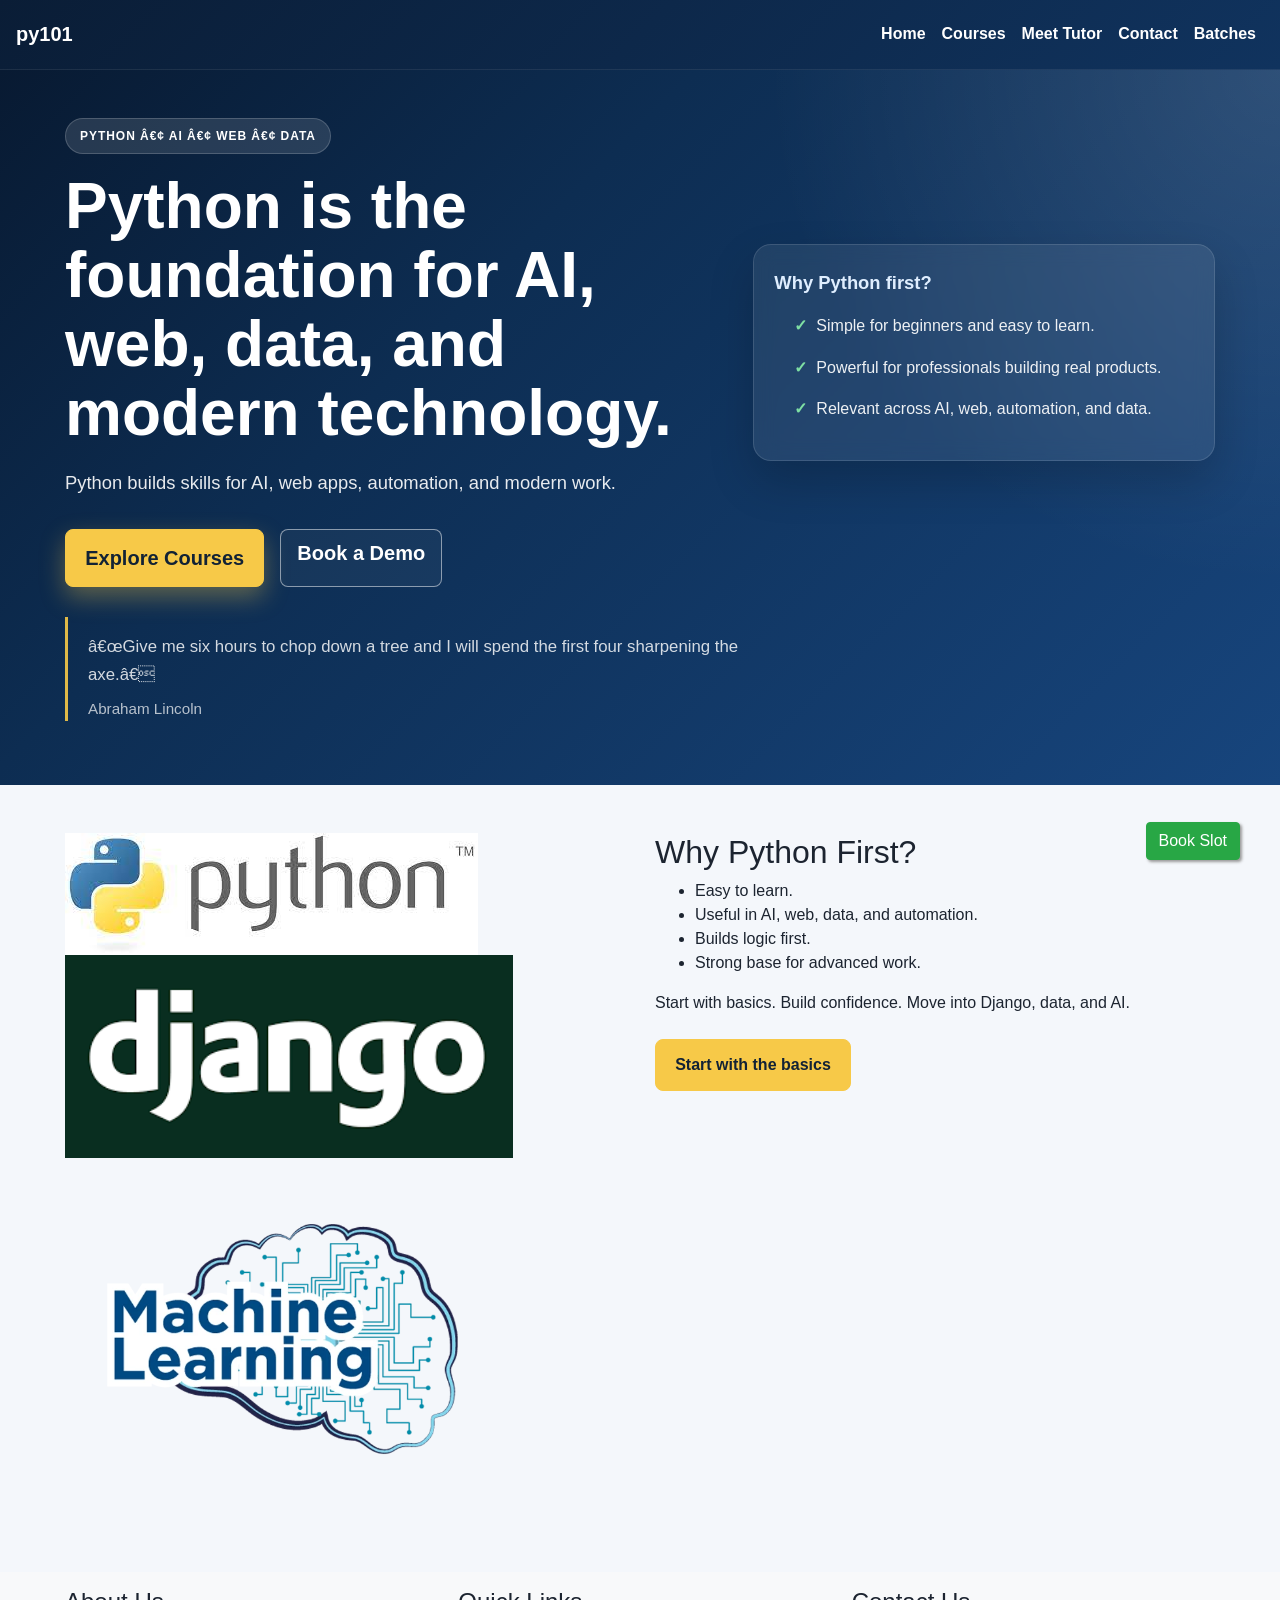
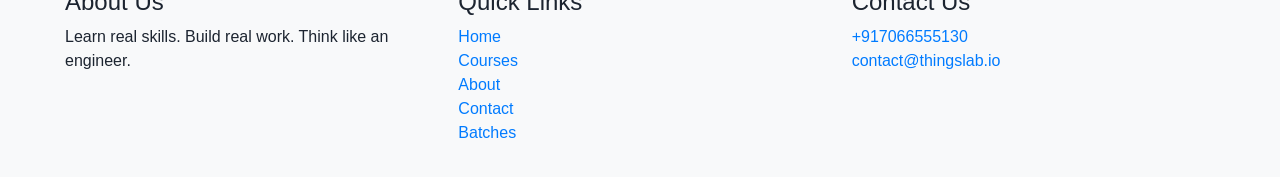
<file: index.html>
<html>
  <head>
	  <!-- Google tag (gtag.js) -->
<script async src="https://www.googletagmanager.com/gtag/js?id=G-PQC0YWSY7Z"></script>
<script>
  window.dataLayer = window.dataLayer || [];
  function gtag(){dataLayer.push(arguments);}
  gtag('js', new Date());

  gtag('config', 'G-PQC0YWSY7Z');
</script>
    <meta name="viewport" content="width=device-width, initial-scale=1.0">
    <title>Python Training</title>
    <link rel="stylesheet" href="https://stackpath.bootstrapcdn.com/bootstrap/4.5.2/css/bootstrap.min.css" integrity="sha384-JcKb8q3iqJ61gNV9KGb8thSsNjpSL0n8PARn9HuZOnIxN0hoP+VmmDGMN5t9UJ0Z" crossorigin="anonymous">
    <link rel="stylesheet" type="text/css" href="styles.css">

  </head>
  <body>

    <nav class="navbar navbar-expand-lg navbar-light bg-light">
      <a class="navbar-brand" href="index.html">py101</a>
      <button class="navbar-toggler" type="button" data-toggle="collapse" data-target="#navbarNav" aria-controls="navbarNav" aria-expanded="false" aria-label="Toggle navigation">
        <span class="navbar-toggler-icon"></span>
      </button>
      <div class="collapse navbar-collapse" id="navbarNav">
        <ul class="navbar-nav ml-auto">
          <li class="nav-item active">
            <a class="nav-link" href="index.html">Home</a>
          </li>
          <li class="nav-item">
		  <a class="nav-link" href="courses.html">Courses</a>
          </li>
          <li class="nav-item">
            <a class="nav-link" href="about.html">Meet Tutor</a>
          </li>
          <li class="nav-item">
            <a class="nav-link" href="contact.html">Contact</a>
          </li>
          <li class="nav-item">
            <a class="nav-link" href="timeslots.html">Batches</a>
          </li>
        </ul>
      </div>
    </nav>
    <div class="hero-shell">
      <div class="container py-5">
        <div class="row align-items-center">
          <div class="col-lg-7">
            <div class="hero-badge">Python • AI • Web • Data</div>
            <h1 class="hero-title">Python is the foundation for AI, web, data, and modern technology.</h1>
            <p class="hero-lead">
              Python builds skills for AI, web apps, automation, and modern work.
            </p>

            <div class="hero-actions">
              <a class="btn btn-primary btn-lg hero-btn-primary" href="courses.html">Explore Courses</a>
              <a class="btn btn-outline-primary btn-lg hero-btn-secondary" href="timeslots.html">Book a Demo</a>
            </div>
          </div>

          <div class="col-lg-5">
            <div class="hero-panel">
              <div class="hero-panel-header">Why Python first?</div>
              <ul class="hero-points">
                <li>Simple for beginners and easy to learn.</li>
                <li>Powerful for professionals building real products.</li>
                <li>Relevant across AI, web, automation, and data.</li>
              </ul>
            </div>
          </div>
        </div>

        <blockquote class="hero-quote">
          <p>“Give me six hours to chop down a tree and I will spend the first four sharpening the axe.”</p>
          <footer>Abraham Lincoln</footer>
        </blockquote>
      </div>
    </div>
    <div class="container mt-5">
      <div class="row">
        <div class="col-md-6">
		<a href="courses.html"><img src="py.jpeg"  class="img-fluid" alt="Python logo"></a>
		<a href="courses.html"><img src="dj.png" style="width: 80%" class="img-fluid" alt="Django logo"></a>
		<a href="courses.html"><img src="ml.webp" class="img-fluid" style="width: 80%"    alt="Django logo"></a>
        </div>
        <div class="col-md-6">
          <h2>Why Python First?</h2>
          <ul>
            <li>Easy to learn.</li>
            <li>Useful in AI, web, data, and automation.</li>
            <li>Builds logic first.</li>
            <li>Strong base for advanced work.</li>
          </ul>
          <p>Start with basics. Build confidence. Move into Django, data, and AI.</p>
          <div class="cta mt-4">
            <a href="courses.html" class="btn btn-primary">Start with the basics</a>
          </div>
        </div>
      </div>
    </div>
    <footer class="bg-light py-3 mt-5">
      <div class="container">
        <div class="row">
          <div class="col-md-4">
            <h4>About Us</h4>
            <p>
              Learn real skills.
              Build real work.
              Think like an engineer.
            </p>
          </div>
          <div class="col-md-4">
            <h4>Quick Links</h4>
            <ul class="list-unstyled">
              <li><a href="index.html">Home</a></li>
              <li><a href="courses.html">Courses</a></li>
              <li><a href="about.html">About</a></li>
              <li><a href="contact.html">Contact</a></li>
              <li><a href="timeslots.html">Batches</a></li>
            </ul>
          </div>
          <div class="col-md-4">
            <h4>Contact Us</h4>
            <p>
            <a href="tel:+917066555130">+917066555130</a><br>
            <a href="mailto:contact@thingslab.io">contact@thingslab.io</a></p>
          </div>
        </div>
      </div>
		    <a href="timeslots.html" class="btn btn-success float">Book Slot</a>
    </footer>
		 <script src="https://code.jquery.com/jquery-3.3.1.slim.min.js" integrity="sha384-q8i/X+965DzO0rT7abK41JStQIAqVgRVzpbzo5smXKp4YfRvH+8abtTE1Pi6jizo" crossorigin="anonymous"></script>
<script src="https://cdn.jsdelivr.net/npm/popper.js@1.14.3/dist/umd/popper.min.js" integrity="sha384-ZMP7rVo3mIykV+2+9J3UJ46jBk0WLaUAdn689aCwoqbBJiSnjAK/l8WvCWPIPm49" crossorigin="anonymous"></script>
<script src="https://cdn.jsdelivr.net/npm/bootstrap@4.1.3/dist/js/bootstrap.min.js" integrity="sha384-ChfqqxuZUCnJSK3+MXmPNIyE6ZbWh2IMqE241rYiqJxyMiZ6OW/JmZQ5stwEULTy" crossorigin="anonymous"></script>
</file>
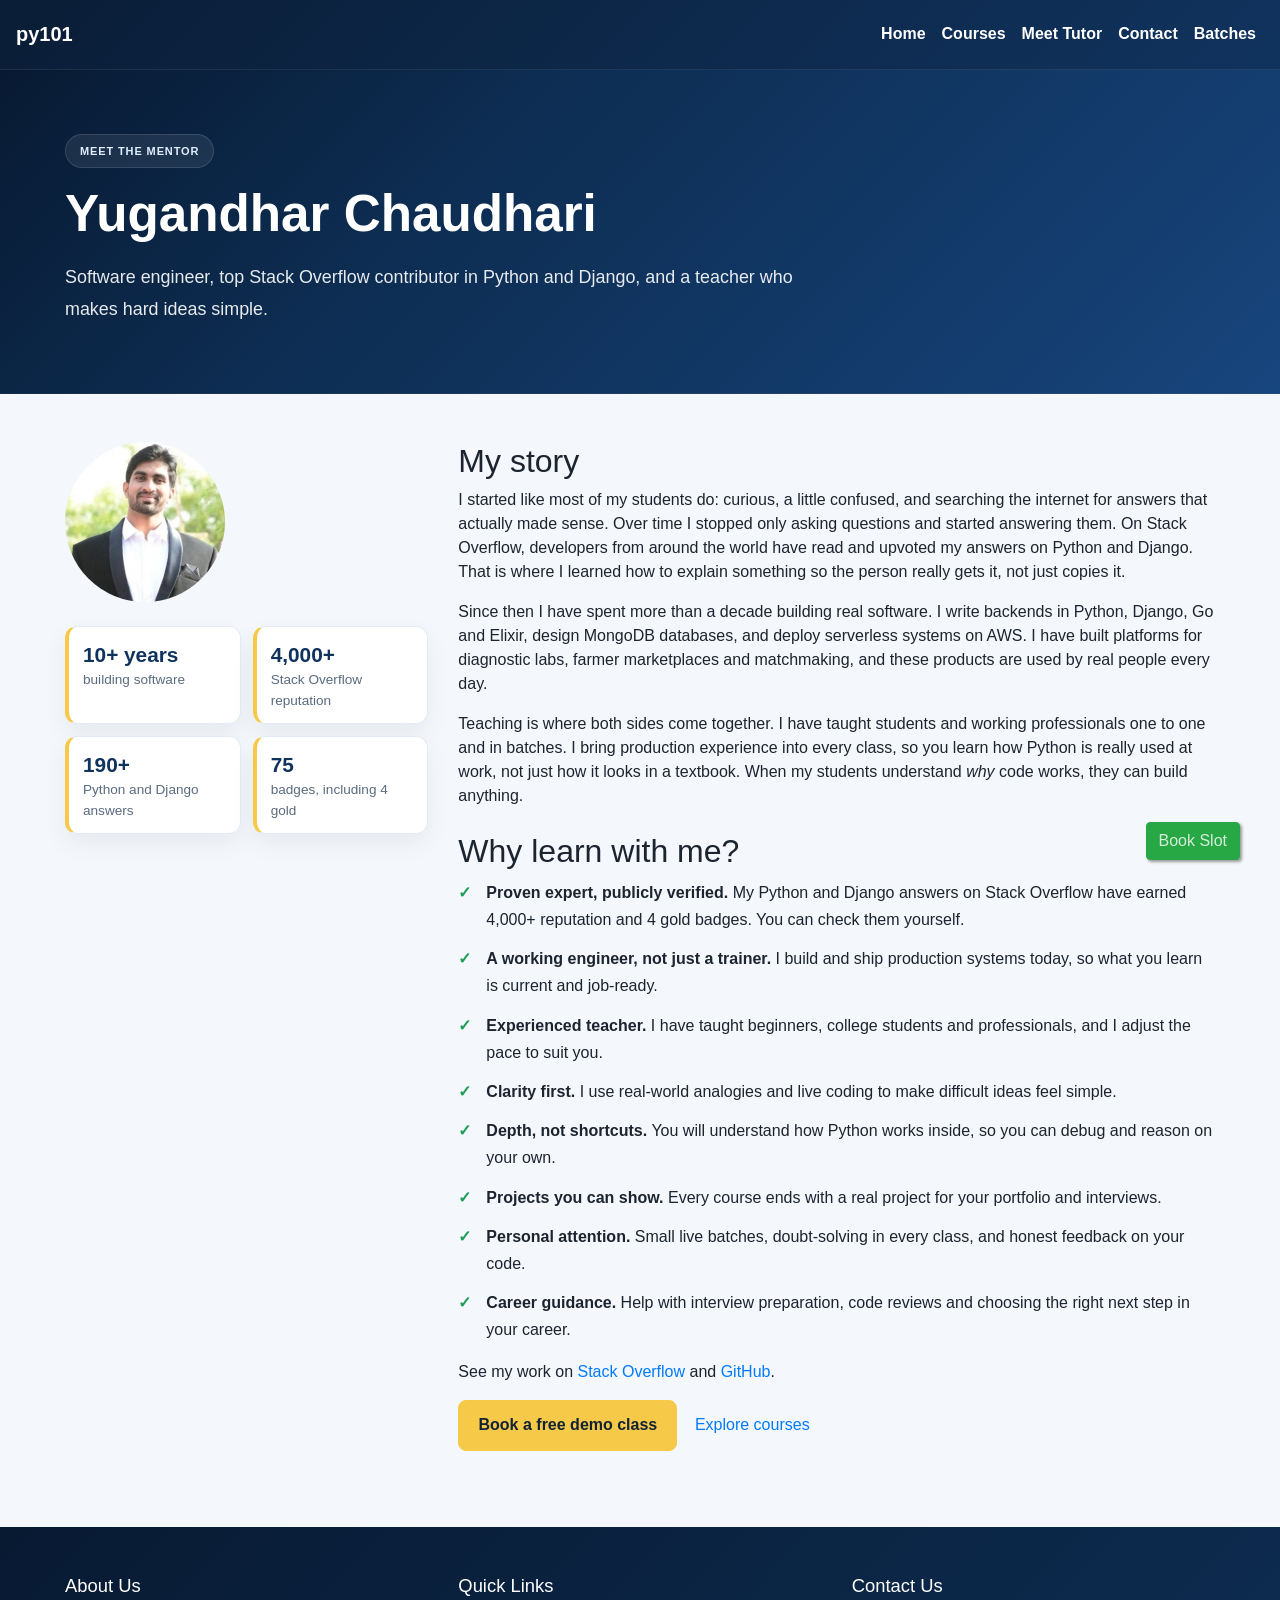
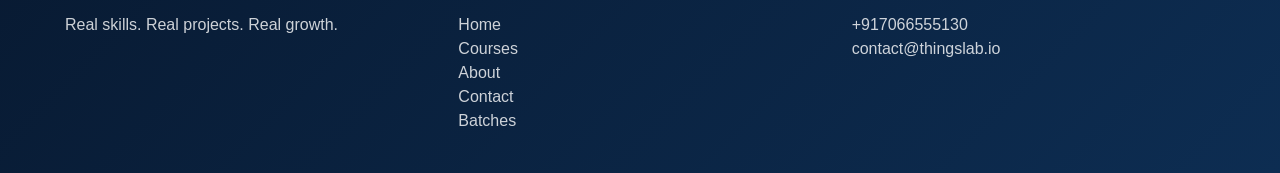
<file: about.html>
<html>
  <head>
	  <!-- Google tag (gtag.js) -->
<script async src="https://www.googletagmanager.com/gtag/js?id=G-PQC0YWSY7Z"></script>
<script>
  window.dataLayer = window.dataLayer || [];
  function gtag(){dataLayer.push(arguments);}
  gtag('js', new Date());

  gtag('config', 'G-PQC0YWSY7Z');
</script>
    <meta name="viewport" content="width=device-width, initial-scale=1.0">
    <title>Python Training</title>
    <link rel="stylesheet" href="https://stackpath.bootstrapcdn.com/bootstrap/4.5.2/css/bootstrap.min.css" integrity="sha384-JcKb8q3iqJ61gNV9KGb8thSsNjpSL0n8PARn9HuZOnIxN0hoP+VmmDGMN5t9UJ0Z" crossorigin="anonymous">
    <link rel="stylesheet" type="text/css" href="styles.css">
  </head>
  <body>

    <nav class="navbar navbar-expand-lg navbar-light bg-light">
      <a class="navbar-brand" href="index.html">py101</a>
      <button class="navbar-toggler" type="button" data-toggle="collapse" data-target="#navbarNav" aria-controls="navbarNav" aria-expanded="false" aria-label="Toggle navigation">
        <span class="navbar-toggler-icon"></span>
      </button>
      <div class="collapse navbar-collapse" id="navbarNav">
        <ul class="navbar-nav ml-auto">
          <li class="nav-item active">
            <a class="nav-link" href="index.html">Home</a>
          </li> <li class="nav-item">
		  <a class="nav-link" href="courses.html"> Courses</a>
          </li>
          <li class="nav-item">
            <a class="nav-link" href="about.html">Meet Tutor</a>
          </li>
          <li class="nav-item">
            <a class="nav-link" href="contact.html">Contact</a>
          </li>
          <li class="nav-item">
            <a class="nav-link" href="timeslots.html">Batches</a>
          </li>
        </ul>
      </div>
    </nav>
    <div class="page-hero">
      <div class="container">
        <div class="hero-kicker">Meet the mentor</div>
        <h1>Yugandhar Chaudhari</h1>
        <p class="lead">Software engineer, top Stack Overflow contributor in Python and Django, and a teacher who makes hard ideas simple.</p>
      </div>
    </div>
<div class="container mt-5">
  <div class="row mt-4">
    <div class="col-md-4 mb-4">
      <img src="getpic.jpeg" class="img-fluid rounded-circle" alt="Yugandhar Chaudhari">
      <div class="tutor-stats mt-4">
        <div class="tutor-stat"><strong>10+ years</strong><span>building software</span></div>
        <div class="tutor-stat"><strong>4,000+</strong><span>Stack Overflow reputation</span></div>
        <div class="tutor-stat"><strong>190+</strong><span>Python and Django answers</span></div>
        <div class="tutor-stat"><strong>75</strong><span>badges, including 4 gold</span></div>
      </div>
    </div>
    <div class="col-md-8">
      <h2>My story</h2>
      <p>I started like most of my students do: curious, a little confused, and searching the internet for answers that actually made sense. Over time I stopped only asking questions and started answering them. On Stack Overflow, developers from around the world have read and upvoted my answers on Python and Django. That is where I learned how to explain something so the person really gets it, not just copies it.</p>
      <p>Since then I have spent more than a decade building real software. I write backends in Python, Django, Go and Elixir, design MongoDB databases, and deploy serverless systems on AWS. I have built platforms for diagnostic labs, farmer marketplaces and matchmaking, and these products are used by real people every day.</p>
      <p>Teaching is where both sides come together. I have taught students and working professionals one to one and in batches. I bring production experience into every class, so you learn how Python is really used at work, not just how it looks in a textbook. When my students understand <em>why</em> code works, they can build anything.</p>

      <h2 class="mt-4">Why learn with me?</h2>
      <ul class="tutor-points">
        <li><strong>Proven expert, publicly verified.</strong> My Python and Django answers on Stack Overflow have earned 4,000+ reputation and 4 gold badges. You can check them yourself.</li>
        <li><strong>A working engineer, not just a trainer.</strong> I build and ship production systems today, so what you learn is current and job-ready.</li>
        <li><strong>Experienced teacher.</strong> I have taught beginners, college students and professionals, and I adjust the pace to suit you.</li>
        <li><strong>Clarity first.</strong> I use real-world analogies and live coding to make difficult ideas feel simple.</li>
        <li><strong>Depth, not shortcuts.</strong> You will understand how Python works inside, so you can debug and reason on your own.</li>
        <li><strong>Projects you can show.</strong> Every course ends with a real project for your portfolio and interviews.</li>
        <li><strong>Personal attention.</strong> Small live batches, doubt-solving in every class, and honest feedback on your code.</li>
        <li><strong>Career guidance.</strong> Help with interview preparation, code reviews and choosing the right next step in your career.</li>
      </ul>

      <p>See my work on <a href="https://stackoverflow.com/users/4644942/yugandhar-chaudhari" target="_blank">Stack Overflow</a> and <a href="https://github.com/yugandharc9" target="_blank">GitHub</a>.</p>
      <p>
        <a href="timeslots.html" class="btn btn-primary">Book a free demo class</a>
        <a href="courses.html" class="btn btn-link">Explore courses</a>
      </p>
    </div>
  </div>
</div>
<footer class="site-footer">
      <div class="container">
        <div class="row">
          <div class="col-md-4">
            <h4>About Us</h4>
            <p>
              Real skills.
              Real projects.
              Real growth.
            </p>
          </div>
          <div class="col-md-4">
            <h4>Quick Links</h4>
            <ul class="list-unstyled">
              <li><a href="index.html">Home</a></li>
              <li><a href="courses.html">Courses</a></li>
              <li><a href="about.html">About</a></li>
              <li><a href="contact.html">Contact</a></li>
              <li><a href="timeslots.html">Batches</a></li>
            </ul>
          </div>
          <div class="col-md-4">
            <h4>Contact Us</h4>
            <p>
            <a href="tel:+917066555130">+917066555130</a><br>
            <a href="mailto:contact@thingslab.io">contact@thingslab.io</a></p>
          </div>
        </div>
      </div>
		    <a href="timeslots.html" class="btn btn-success float">Book Slot</a>
    </footer>

		 <script src="https://code.jquery.com/jquery-3.3.1.slim.min.js" integrity="sha384-q8i/X+965DzO0rT7abK41JStQIAqVgRVzpbzo5smXKp4YfRvH+8abtTE1Pi6jizo" crossorigin="anonymous"></script>
<script src="https://cdn.jsdelivr.net/npm/popper.js@1.14.3/dist/umd/popper.min.js" integrity="sha384-ZMP7rVo3mIykV+2+9J3UJ46jBk0WLaUAdn689aCwoqbBJiSnjAK/l8WvCWPIPm49" crossorigin="anonymous"></script>
<script src="https://cdn.jsdelivr.net/npm/bootstrap@4.1.3/dist/js/bootstrap.min.js" integrity="sha384-ChfqqxuZUCnJSK3+MXmPNIyE6ZbWh2IMqE241rYiqJxyMiZ6OW/JmZQ5stwEULTy" crossorigin="anonymous"></script>
</file>
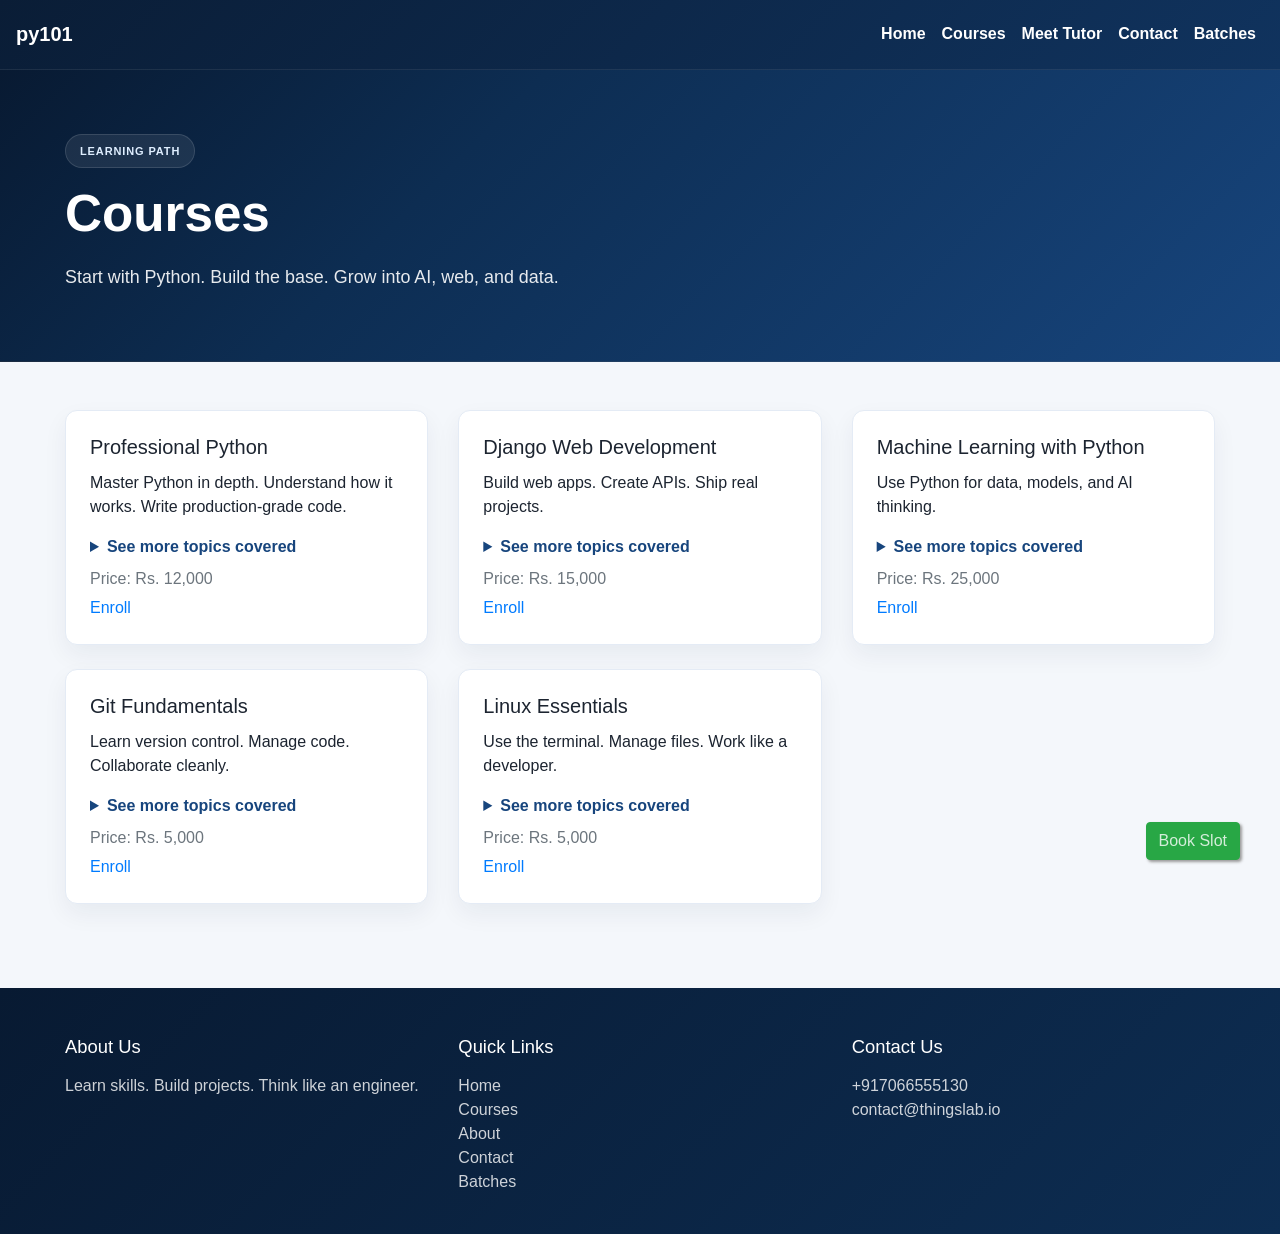
<file: courses.html>
<html>
  <head>
	  <!-- Google tag (gtag.js) -->
<script async src="https://www.googletagmanager.com/gtag/js?id=G-PQC0YWSY7Z"></script>
<script>
  window.dataLayer = window.dataLayer || [];
  function gtag(){dataLayer.push(arguments);}
  gtag('js', new Date());

  gtag('config', 'G-PQC0YWSY7Z');
</script>
    <meta name="viewport" content="width=device-width, initial-scale=1.0">
    <title>Python Training</title>
    <link rel="stylesheet" href="https://stackpath.bootstrapcdn.com/bootstrap/4.5.2/css/bootstrap.min.css" integrity="sha384-JcKb8q3iqJ61gNV9KGb8thSsNjpSL0n8PARn9HuZOnIxN0hoP+VmmDGMN5t9UJ0Z" crossorigin="anonymous">
    <link rel="stylesheet" type="text/css" href="styles.css">
  </head>
  <body>
    <nav class="navbar navbar-expand-lg navbar-light bg-light">
      <a class="navbar-brand" href="index.html">py101</a>
      <button class="navbar-toggler" type="button" data-toggle="collapse" data-target="#navbarNav" aria-controls="navbarNav" aria-expanded="false" aria-label="Toggle navigation">
        <span class="navbar-toggler-icon"></span>
      </button>
      <div class="collapse navbar-collapse" id="navbarNav">
        <ul class="navbar-nav ml-auto">
          <li class="nav-item active">
            <a class="nav-link" href="index.html">Home</a>
          </li>
          <li class="nav-item">
		  <a class="nav-link" href="courses.html">Courses</a>
          </li>
          <li class="nav-item">
            <a class="nav-link" href="about.html">Meet Tutor</a>
          </li>
          <li class="nav-item">
            <a class="nav-link" href="contact.html">Contact</a>
          </li>
          <li class="nav-item">
            <a class="nav-link" href="timeslots.html">Batches</a>
          </li>
        </ul>
      </div>
    </nav>
    <div class="page-hero">
      <div class="container">
        <div class="hero-kicker">Learning path</div>
        <h1>Courses</h1>
        <p class="lead">Start with Python. Build the base. Grow into AI, web, and data.</p>
      </div>
    </div>
<div class="container mt-5 mb-5">
  <div class="row">
    <div class="col-lg-4 col-md-6 mb-4">
      <div class="card h-100">
        <div class="card-body d-flex flex-column">
          <h5 class="card-title">Professional Python</h5>
          <p class="card-text">Master Python in depth. Understand how it works. Write production-grade code.</p>
          <details class="course-topics">
            <summary>See more topics covered</summary>
            <ul>
              <li><strong>How Python really works:</strong> CPython, bytecode, everything is an object, names vs references, mutability, identity vs equality, reference counting and garbage collection</li>
              <li><strong>Data structures in depth:</strong> list, tuple, dict, set internals and Big-O cost, slicing, unpacking, shallow vs deep copy, collections (deque, defaultdict, Counter, namedtuple)</li>
              <li><strong>Functions like a pro:</strong> *args/**kwargs, keyword-only args, mutable default pitfall, LEGB scope, closures, decorators, functools (wraps, partial, lru_cache)</li>
              <li><strong>Iteration:</strong> iterator protocol, generators, yield from, lazy evaluation, itertools, comprehensions vs generator expressions</li>
              <li><strong>Object-oriented design:</strong> classes, properties, class/static methods, inheritance and MRO, composition over inheritance, abstract base classes, dataclasses</li>
              <li><strong>Python data model:</strong> dunder methods (__repr__, __eq__, __hash__, __len__, __iter__, __enter__), operator overloading, writing Pythonic classes</li>
              <li><strong>Errors and resources:</strong> exception hierarchy, custom exceptions, EAFP style, context managers and contextlib</li>
              <li><strong>Type safety:</strong> type hints, Optional/Union, generics, TypedDict, Protocols, static checking with mypy (strict mode), runtime validation with Pydantic</li>
              <li><strong>Modules and packaging:</strong> how imports work, __main__, project layout, virtual environments, pip, pyproject.toml</li>
              <li><strong>Files and data:</strong> pathlib, text encodings, JSON, CSV, working with real-world data</li>
              <li><strong>Concurrency:</strong> the GIL, threading vs multiprocessing, asyncio and async/await basics</li>
              <li><strong>Testing and debugging:</strong> pytest, fixtures, mocking, pdb debugger, logging instead of print</li>
              <li><strong>Code quality and performance:</strong> PEP 8, ruff/black, profiling with cProfile and timeit, writing readable code</li>
              <li><strong>Capstone project:</strong> build a tested, packaged command-line application end to end</li>
            </ul>
          </details>
          <div class="mt-auto">
            <h6 class="card-subtitle mb-2 text-muted">Price: Rs. 12,000</h6>
            <a href="timeslots.html?course=py" class="card-link">Enroll</a>
          </div>
        </div>
      </div>
    </div>

    <div class="col-lg-4 col-md-6 mb-4">
      <div class="card h-100">
        <div class="card-body d-flex flex-column">
          <h5 class="card-title">Django Web Development</h5>
          <p class="card-text">Build web apps. Create APIs. Ship real projects.</p>
          <details class="course-topics">
            <summary>See more topics covered</summary>
            <ul>
              <li><strong>How Django works:</strong> request/response cycle, MVT architecture, settings, URL routing, apps vs projects, the development server</li>
              <li><strong>Models and the ORM:</strong> fields, relationships (ForeignKey, ManyToMany, OneToOne), migrations, QuerySets, lookups, aggregation, select_related/prefetch_related and avoiding N+1 queries</li>
              <li><strong>Views and templates:</strong> function-based vs class-based views, generic views, template language, inheritance, static and media files</li>
              <li><strong>Forms and validation:</strong> Form and ModelForm, validation, CSRF protection, file uploads</li>
              <li><strong>Authentication and permissions:</strong> users, login/logout, custom user model, groups, permissions, protecting views</li>
              <li><strong>Django admin:</strong> registering models, customizing list views, filters, search and inline editing</li>
              <li><strong>REST APIs with Django REST Framework:</strong> serializers, viewsets, routers, pagination, filtering, token/JWT authentication, API permissions</li>
              <li><strong>Databases in production:</strong> PostgreSQL setup, indexes, transactions, data migrations</li>
              <li><strong>Middleware, signals and background tasks:</strong> custom middleware, signals, caching, Celery with Redis for async jobs</li>
              <li><strong>Testing:</strong> Django test client, pytest-django, factories, testing views and APIs</li>
              <li><strong>Security:</strong> XSS, CSRF, SQL injection, secure settings, environment variables and secrets</li>
              <li><strong>Deployment:</strong> Gunicorn, Nginx, Docker, collectstatic, deploying to a cloud server</li>
              <li><strong>Capstone project:</strong> build and deploy a full web app with a REST API end to end</li>
            </ul>
          </details>
          <div class="mt-auto">
            <h6 class="card-subtitle mb-2 text-muted">Price: Rs. 15,000</h6>
            <a href="timeslots.html?course=dj" class="card-link">Enroll</a>
          </div>
        </div>
      </div>
    </div>

    <div class="col-lg-4 col-md-6 mb-4">
      <div class="card h-100">
        <div class="card-body d-flex flex-column">
          <h5 class="card-title">Machine Learning with Python</h5>
          <p class="card-text">Use Python for data, models, and AI thinking.</p>
          <details class="course-topics">
            <summary>See more topics covered</summary>
            <ul>
              <li><strong>Math foundations:</strong> linear algebra (vectors, matrices), probability, statistics and calculus intuition for ML</li>
              <li><strong>NumPy:</strong> arrays, broadcasting, vectorization, indexing and fast numeric computing</li>
              <li><strong>Pandas:</strong> DataFrames, cleaning messy data, missing values, groupby, merge/join, reshaping</li>
              <li><strong>Data visualization:</strong> Matplotlib and Seaborn, exploratory data analysis (EDA), telling stories with charts</li>
              <li><strong>Supervised learning:</strong> linear and logistic regression, k-NN, decision trees, random forests, gradient boosting (XGBoost)</li>
              <li><strong>Unsupervised learning:</strong> k-means, hierarchical clustering, PCA and dimensionality reduction</li>
              <li><strong>Model evaluation:</strong> train/test split, cross-validation, accuracy, precision, recall, F1, ROC-AUC, bias vs variance, overfitting</li>
              <li><strong>Feature engineering:</strong> scaling, encoding categorical data, feature selection, scikit-learn pipelines</li>
              <li><strong>Tuning:</strong> hyperparameter search with GridSearchCV and RandomizedSearchCV, regularization</li>
              <li><strong>Deep learning basics:</strong> neural networks, backpropagation, activation functions, building models with PyTorch</li>
              <li><strong>Applied AI:</strong> intro to NLP, computer vision, embeddings and working with LLM APIs</li>
              <li><strong>Deploying models:</strong> saving models, serving predictions with a FastAPI endpoint</li>
              <li><strong>Capstone project:</strong> solve a real dataset problem from raw data to deployed model</li>
            </ul>
          </details>
          <div class="mt-auto">
            <h6 class="card-subtitle mb-2 text-muted">Price: Rs. 25,000</h6>
            <a href="timeslots.html?course=ml" class="card-link">Enroll</a>
          </div>
        </div>
      </div>
    </div>

    <div class="col-lg-4 col-md-6 mb-4">
      <div class="card h-100">
        <div class="card-body d-flex flex-column">
          <h5 class="card-title">Git Fundamentals</h5>
          <p class="card-text">Learn version control. Manage code. Collaborate cleanly.</p>
          <details class="course-topics">
            <summary>See more topics covered</summary>
            <ul>
              <li><strong>How Git works:</strong> snapshots, the working tree, staging area and repository, commits as a graph</li>
              <li><strong>Everyday commands:</strong> init, clone, status, add, commit, diff, log, .gitignore</li>
              <li><strong>Branching and merging:</strong> creating branches, fast-forward vs three-way merges, resolving merge conflicts</li>
              <li><strong>Rewriting history:</strong> amend, rebase, interactive rebase, squash, cherry-pick, when not to rewrite</li>
              <li><strong>Undoing mistakes:</strong> restore, reset (soft/mixed/hard), revert, reflog to recover lost work, stash</li>
              <li><strong>Remotes and GitHub:</strong> push, pull, fetch, tracking branches, SSH keys, forks</li>
              <li><strong>Collaboration workflows:</strong> pull requests, code review, feature-branch workflow, writing good commit messages</li>
              <li><strong>Capstone exercise:</strong> collaborate on a shared repository with branches, PRs and conflict resolution</li>
            </ul>
          </details>
          <div class="mt-auto">
            <h6 class="card-subtitle mb-2 text-muted">Price: Rs. 5,000</h6>
            <a href="timeslots.html?course=git" class="card-link">Enroll</a>
          </div>
        </div>
      </div>
    </div>

    <div class="col-lg-4 col-md-6 mb-4">
      <div class="card h-100">
        <div class="card-body d-flex flex-column">
          <h5 class="card-title">Linux Essentials</h5>
          <p class="card-text">Use the terminal. Manage files. Work like a developer.</p>
          <details class="course-topics">
            <summary>See more topics covered</summary>
            <ul>
              <li><strong>The shell:</strong> terminal basics, bash/zsh, navigating the filesystem, man pages and getting help</li>
              <li><strong>Files and directories:</strong> ls, cd, cp, mv, rm, mkdir, find, links, the Linux directory structure</li>
              <li><strong>Viewing and editing text:</strong> cat, less, head, tail, nano and vim basics</li>
              <li><strong>Text processing:</strong> grep, sed, awk, cut, sort, uniq, wc, pipes and redirection</li>
              <li><strong>Permissions and users:</strong> chmod, chown, sudo, users and groups</li>
              <li><strong>Processes:</strong> ps, top/htop, kill, background jobs, systemd services</li>
              <li><strong>Packages:</strong> installing software with apt, managing environment variables and PATH</li>
              <li><strong>Networking:</strong> ssh, scp, curl, ping, ports and basic troubleshooting</li>
              <li><strong>Shell scripting:</strong> variables, conditionals, loops, functions, automating everyday tasks</li>
              <li><strong>Capstone exercise:</strong> set up and manage a remote Linux server from scratch</li>
            </ul>
          </details>
          <div class="mt-auto">
            <h6 class="card-subtitle mb-2 text-muted">Price: Rs. 5,000</h6>
            <a href="timeslots.html?course=linux" class="card-link">Enroll</a>
          </div>
        </div>
      </div>
    </div>
  </div>
</div>

<footer class="site-footer">
      <div class="container">
        <div class="row">
          <div class="col-md-4">
            <h4>About Us</h4>
            <p>
              Learn skills.
              Build projects.
              Think like an engineer.
            </p>
          </div>
          <div class="col-md-4">
            <h4>Quick Links</h4>
            <ul class="list-unstyled">
              <li><a href="index.html">Home</a></li>
              <li><a href="courses.html">Courses</a></li>
              <li><a href="about.html">About</a></li>
              <li><a href="contact.html">Contact</a></li>
              <li><a href="timeslots.html">Batches</a></li>
            </ul>
          </div>
          <div class="col-md-4">
            <h4>Contact Us</h4>
            <p>
            <a href="tel:+917066555130">+917066555130</a><br>
            <a href="mailto:contact@thingslab.io">contact@thingslab.io</a></p>
          </div>
        </div>
      </div>
		    <a href="timeslots.html" class="btn btn-success float">Book Slot</a>
    </footer>
		 <script src="https://code.jquery.com/jquery-3.3.1.slim.min.js" integrity="sha384-q8i/X+965DzO0rT7abK41JStQIAqVgRVzpbzo5smXKp4YfRvH+8abtTE1Pi6jizo" crossorigin="anonymous"></script>
<script src="https://cdn.jsdelivr.net/npm/popper.js@1.14.3/dist/umd/popper.min.js" integrity="sha384-ZMP7rVo3mIykV+2+9J3UJ46jBk0WLaUAdn689aCwoqbBJiSnjAK/l8WvCWPIPm49" crossorigin="anonymous"></script>
<script src="https://cdn.jsdelivr.net/npm/bootstrap@4.1.3/dist/js/bootstrap.min.js" integrity="sha384-ChfqqxuZUCnJSK3+MXmPNIyE6ZbWh2IMqE241rYiqJxyMiZ6OW/JmZQ5stwEULTy" crossorigin="anonymous"></script>
	      </body>
</html>
</file>
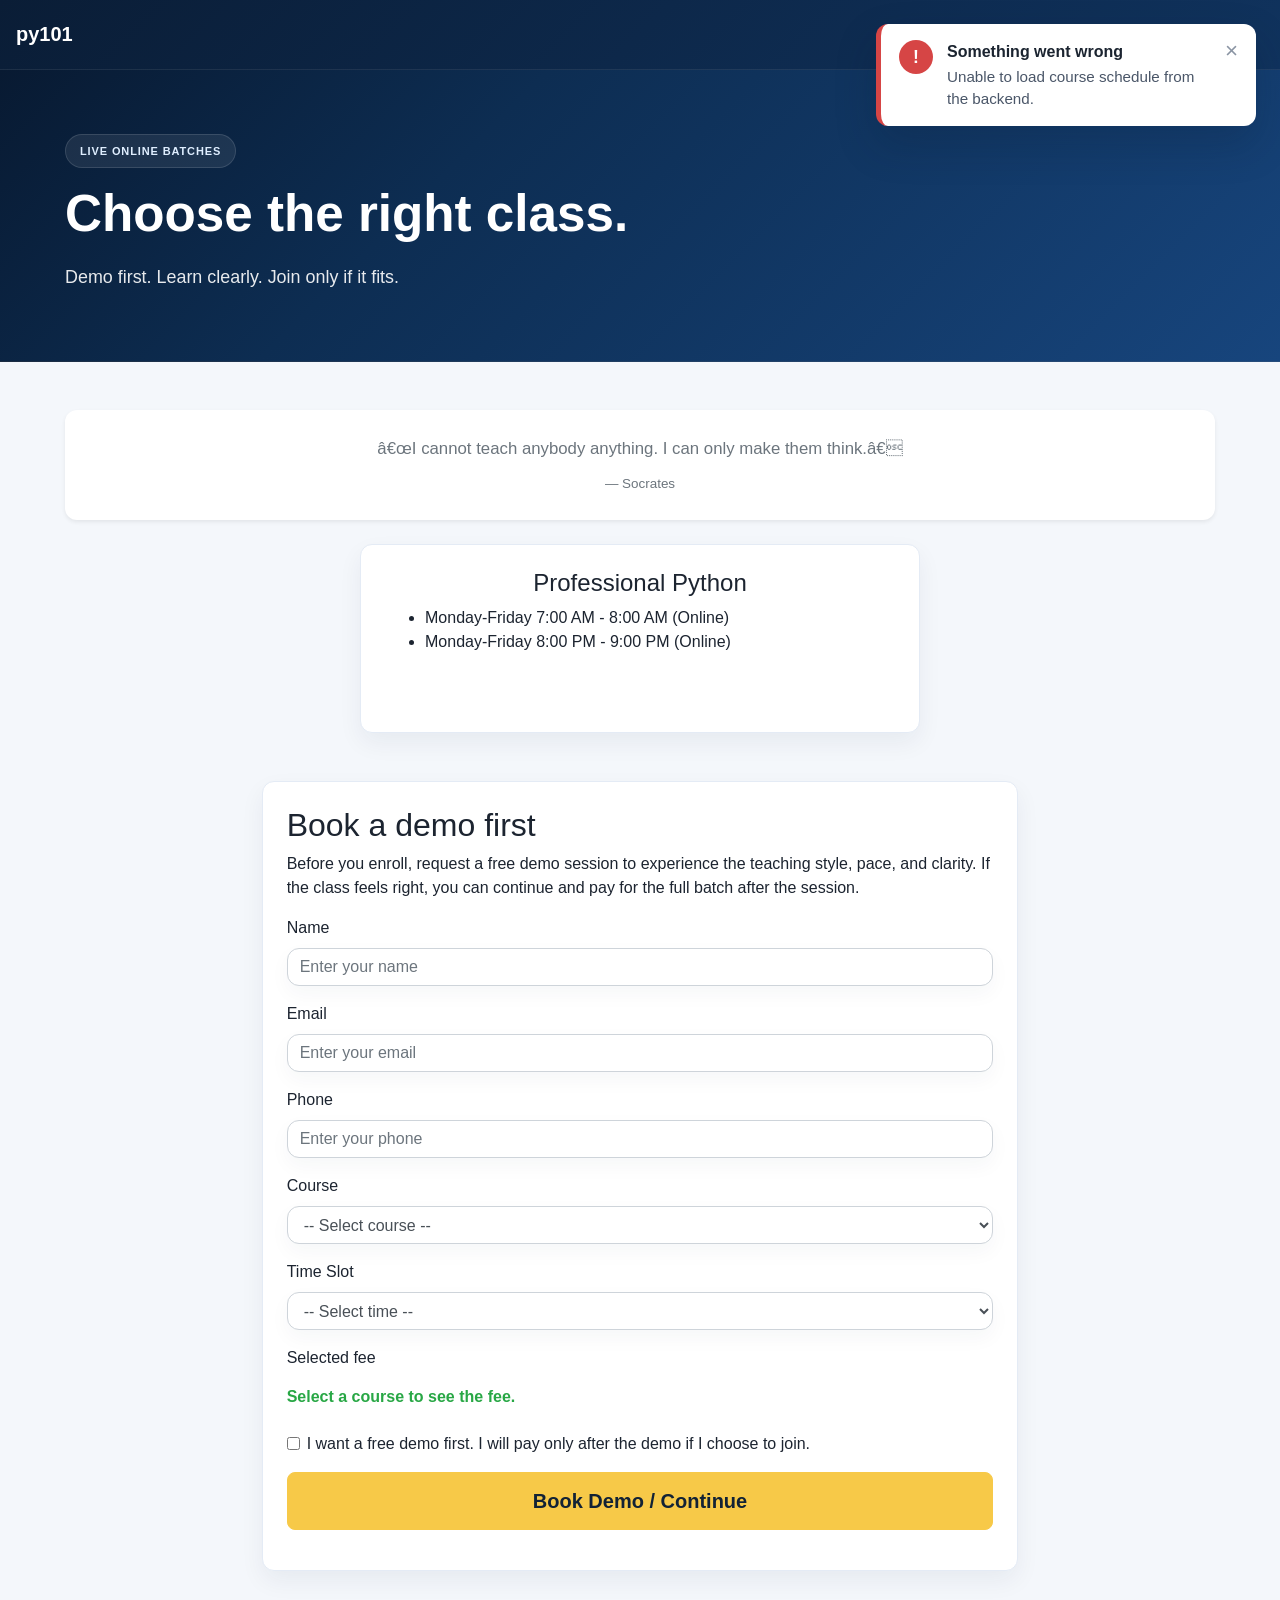
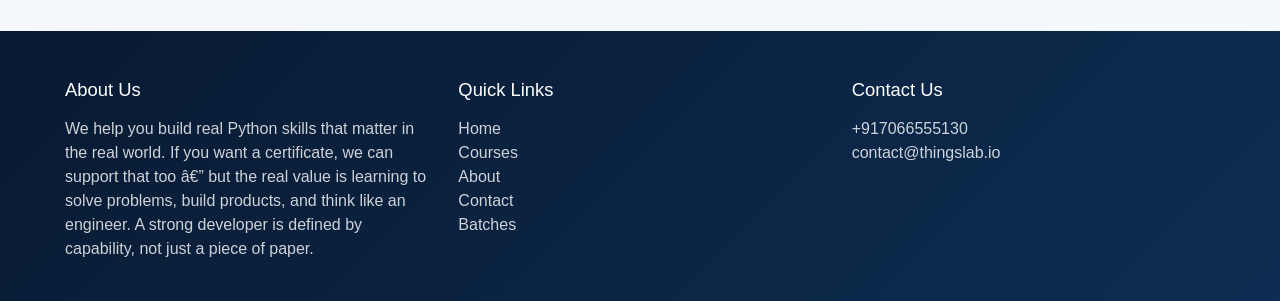
<file: timeslots.html>
<html>
  <head>
	  <!-- Google tag (gtag.js) -->
<script async src="https://www.googletagmanager.com/gtag/js?id=G-PQC0YWSY7Z"></script>
<script>
  window.dataLayer = window.dataLayer || [];
  function gtag(){dataLayer.push(arguments);}
  gtag('js', new Date());

  gtag('config', 'G-PQC0YWSY7Z');
</script>
    <meta name="viewport" content="width=device-width, initial-scale=1.0">
    <title>Python Training</title>
    <link rel="stylesheet" href="https://stackpath.bootstrapcdn.com/bootstrap/4.5.2/css/bootstrap.min.css" integrity="sha384-JcKb8q3iqJ61gNV9KGb8thSsNjpSL0n8PARn9HuZOnIxN0hoP+VmmDGMN5t9UJ0Z" crossorigin="anonymous">
    <link rel="stylesheet" type="text/css" href="styles.css">
    <script src="https://checkout.razorpay.com/v1/checkout.js"></script>
  </head>
  <body>

    <nav class="navbar navbar-expand-lg navbar-light bg-light"> <a class="navbar-brand" href="index.html">py101</a>
      <button class="navbar-toggler" type="button" data-toggle="collapse" data-target="#navbarNav" aria-controls="navbarNav" aria-expanded="false" aria-label="Toggle navigation">
        <span class="navbar-toggler-icon"></span>
      </button>
      <div class="collapse navbar-collapse" id="navbarNav">
        <ul class="navbar-nav ml-auto">
          <li class="nav-item active">
            <a class="nav-link" href="index.html">Home</a>
          </li>
          <li class="nav-item">
		  <a class="nav-link" href="courses.html">Courses</a>
          </li>
          <li class="nav-item">
            <a class="nav-link" href="about.html">Meet Tutor</a>
          </li>
          <li class="nav-item">
            <a class="nav-link" href="contact.html">Contact</a>
          </li>
          <li class="nav-item">
            <a class="nav-link" href="timeslots.html">Batches</a>
          </li>
        </ul>
      </div>
    </nav>
    <div class="page-hero">
      <div class="container">
        <div class="hero-kicker">Live online batches</div>
        <h1>Choose the right class.</h1>
        <p class="lead">Demo first. Learn clearly. Join only if it fits.</p>
      </div>
    </div>
    <div class="container mt-5">
      <div class="card border-0 shadow-sm mb-4 text-center">
        <div class="card-body">
          <blockquote class="mb-0 text-muted" style="font-size: 1.05rem; line-height: 1.8;">
            “I cannot teach anybody anything. I can only make them think.”
            <footer class="blockquote-footer mt-2">Socrates</footer>
          </blockquote>
        </div>
      </div>

  <div class="row mt-4 justify-content-center">
    <div class="col-md-6">
      <div class="card h-100">
        <div class="card-body d-flex flex-column text-center">
          <h2 class="h4">Professional Python</h2>
          <ul class="text-left mb-3">
            <li>Monday-Friday 7:00 AM - 8:00 AM (Online)</li>
            <li>Monday-Friday 8:00 PM - 9:00 PM (Online)</li>
          </ul>
          <a href="courses.html" class="btn btn-outline-primary mt-auto">Courses</a>
        </div>
      </div>
    </div>
  </div>

  <div class="row mt-5 justify-content-center">
    <div class="col-lg-8">
      <div class="card">
        <div class="card-body">
          <h2>Book a demo first</h2>
          <p>Before you enroll, request a free demo session to experience the teaching style, pace, and clarity. If the class feels right, you can continue and pay for the full batch after the session.</p>
          <form id="class-registration-form">
            <div class="form-group">
              <label for="name">Name</label>
              <input type="text" class="form-control" id="name" name="name" placeholder="Enter your name" required>
            </div>
            <div class="form-group">
              <label for="email">Email</label>
              <input type="email" class="form-control" id="email" name="email" placeholder="Enter your email" required>
            </div>
            <div class="form-group">
              <label for="phone">Phone</label>
              <input type="tel" class="form-control" pattern="[0-9]{10}" id="phone" name="phone" placeholder="Enter your phone" required>
            </div>
            <div class="form-group">
              <label for="course-slot">Course</label>
              <select class="form-control" id="course-slot" name="course" required>
                <option value="" disabled selected>-- Select course --</option>
              </select>
            </div>
            <div class="form-group" id="time-slot-group">
              <label for="time-slot">Time Slot</label>
              <select class="form-control" id="time-slot" name="time" required>
                <option value="" disabled selected>-- Select time --</option>
              </select>
            </div>
            <div class="form-group">
              <label>Selected fee</label>
              <div id="selected-price" class="form-control-plaintext text-success font-weight-bold">Select a course to see the fee.</div>
            </div>
            <div id="upcoming-note" class="upcoming-note d-none">
              <strong>Timings are not decided yet.</strong>
              Enroll now and we will find a suitable time for you. No payment is needed until your batch is confirmed.
            </div>
            <div class="form-group form-check" id="demo-group">
              <input type="checkbox" class="form-check-input" id="demo-class" name="demoClass">
              <label class="form-check-label" for="demo-class">I want a free demo first. I will pay only after the demo if I choose to join.</label>
            </div>
            <button type="submit" class="btn btn-primary btn-lg btn-block" id="submit-booking-btn">Book Demo / Continue</button>
          </form>
        </div>
      </div>
    </div>
  </div>
</div>

<div id="checkout-status" class="toast-notice" role="status" aria-live="polite"></div>

<footer class="site-footer">
      <div class="container">
        <div class="row">
          <div class="col-md-4">
            <h4>About Us</h4>
            <p>

	    We help you build real Python skills that matter in the real world. If you want a certificate, we can support that too — but the real value is learning to solve problems, build products, and think like an engineer. A strong developer is defined by capability, not just a piece of paper.


</p>
          </div>
          <div class="col-md-4">
            <h4>Quick Links</h4>
            <ul class="list-unstyled">
              <li><a href="index.html">Home</a></li>
              <li><a href="courses.html">Courses</a></li>
              <li><a href="about.html">About</a></li>
              <li><a href="contact.html">Contact</a></li>
              <li><a href="timeslots.html">Batches</a></li>
            </ul>
          </div>
          <div class="col-md-4">
            <h4>Contact Us</h4>
            <p>
            <a href="tel:+917066555130">+917066555130</a><br>
            <a href="mailto:contact@thingslab.io">contact@thingslab.io</a></p>
          </div>
        </div>
      </div>
    </footer>
		 <script src="https://code.jquery.com/jquery-3.3.1.slim.min.js" integrity="sha384-q8i/X+965DzO0rT7abK41JStQIAqVgRVzpbzo5smXKp4YfRvH+8abtTE1Pi6jizo" crossorigin="anonymous"></script>
<script src="https://cdn.jsdelivr.net/npm/popper.js@1.14.3/dist/umd/popper.min.js" integrity="sha384-ZMP7rVo3mIykV+2+9J3UJ46jBk0WLaUAdn689aCwoqbBJiSnjAK/l8WvCWPIPm49" crossorigin="anonymous"></script>
<script src="https://cdn.jsdelivr.net/npm/bootstrap@4.1.3/dist/js/bootstrap.min.js" integrity="sha384-ChfqqxuZUCnJSK3+MXmPNIyE6ZbWh2IMqE241rYiqJxyMiZ6OW/JmZQ5stwEULTy" crossorigin="anonymous"></script>
<script>
  const backendBaseUrl = window.TRAINING_BACKEND_URL || 'https://qmnrbhmdgnox2iyaphrwosmbky0pgtia.lambda-url.ap-south-1.on.aws';
  const courseData = {};

  const courseSlot = document.getElementById('course-slot');
  const timeSlot = document.getElementById('time-slot');
  const selectedPrice = document.getElementById('selected-price');
  const form = document.getElementById('class-registration-form');
  const statusBox = document.getElementById('checkout-status');

  async function loadCourseCatalog() {
    try {
      const response = await fetch(`${backendBaseUrl}/api/training/courses`);
      const payload = await response.json();
      if (!response.ok) {
        throw new Error('Unable to load class schedule.');
      }

      const courses = Array.isArray(payload) ? payload : (payload.courses || []);
      const liveGroup = document.createElement('optgroup');
      liveGroup.label = 'Live batches';
      const upcomingGroup = document.createElement('optgroup');
      upcomingGroup.label = 'Coming soon — timings to be decided';

      courses.forEach((course) => {
        const isLive = course.isActive !== false;
        const amount = Number(course.price ?? course.amount ?? 0);
        const priceText = '₹' + (amount / 100).toLocaleString('en-IN');
        const slots = Array.isArray(course.slots) ? course.slots : (Array.isArray(course.scheduleRefs) ? course.scheduleRefs.map((ref) => ({ value: ref, label: ref })) : []);

        courseData[course.code] = {
          name: course.name,
          price: priceText,
          isLive,
          slots: slots.map((slot) => ({ value: slot.id ?? slot.value ?? slot, label: slot.label ?? slot }))
        };

        const option = document.createElement('option');
        option.value = course.code;
        option.textContent = course.name + ' — ' + priceText + (isLive ? '' : ' (coming soon)');
        (isLive ? liveGroup : upcomingGroup).appendChild(option);
      });

      [liveGroup, upcomingGroup].forEach((group) => {
        if (group.children.length) {
          courseSlot.appendChild(group);
        }
      });

      const requestedCourse = new URLSearchParams(window.location.search).get('course');
      if (requestedCourse && courseData[requestedCourse]) {
        courseSlot.value = requestedCourse;
        populateSlots(requestedCourse);
      }
    } catch (error) {
      setStatus('Unable to load course schedule from the backend.', 'error');
    }
  }

  let statusTimer;
  const statusTitles = { success: 'Request received', error: 'Something went wrong', info: 'Please wait' };
  const statusIcons = { success: '&#10003;', error: '!', info: '' };

  function setStatus(message, type = 'info') {
    clearTimeout(statusTimer);
    statusBox.className = `toast-notice toast-${type}`;
    statusBox.setAttribute('role', type === 'error' ? 'alert' : 'status');
    statusBox.innerHTML = `
      <div class="toast-icon">${statusIcons[type] || ''}</div>
      <div class="toast-content">
        <div class="toast-title">${statusTitles[type] || statusTitles.info}</div>
        <div class="toast-message"></div>
      </div>
      <button type="button" class="toast-close" aria-label="Close">&times;</button>`;
    statusBox.querySelector('.toast-message').textContent = message;
    statusBox.querySelector('.toast-close').addEventListener('click', hideStatus);
    requestAnimationFrame(() => statusBox.classList.add('show'));
    if (type !== 'info') {
      statusTimer = setTimeout(hideStatus, type === 'success' ? 7000 : 9000);
    }
  }

  function hideStatus() {
    clearTimeout(statusTimer);
    statusBox.classList.remove('show');
  }

  const timeSlotGroup = document.getElementById('time-slot-group');
  const demoGroup = document.getElementById('demo-group');
  const demoCheckbox = document.getElementById('demo-class');
  const upcomingNote = document.getElementById('upcoming-note');
  const submitButton = document.getElementById('submit-booking-btn');

  function setUpcomingMode(isUpcoming) {
    timeSlot.required = !isUpcoming;
    timeSlotGroup.classList.toggle('d-none', isUpcoming);
    demoGroup.classList.toggle('d-none', isUpcoming);
    upcomingNote.classList.toggle('d-none', !isUpcoming);
    submitButton.textContent = isUpcoming ? 'Enroll' : 'Book Demo / Continue';
    if (isUpcoming) {
      demoCheckbox.checked = false;
    }
  }

  function addTimeOption(value, label) {
    const option = document.createElement('option');
    option.value = value;
    option.textContent = label;
    timeSlot.appendChild(option);
  }

  function populateSlots(courseKey) {
    timeSlot.innerHTML = '<option value="" selected disabled>-- Select time --</option>';
    const course = courseData[courseKey];
    if (!course) {
      setUpcomingMode(false);
      selectedPrice.textContent = 'Select a course to see the fee.';
      return;
    }

    setUpcomingMode(!course.isLive);
    if (!course.isLive) {
      selectedPrice.textContent = course.name + ' — ' + course.price + ' · Coming soon';
      return;
    }

    selectedPrice.textContent = course.name + ' — ' + course.price;
    course.slots.forEach((slot) => addTimeOption(slot.value, slot.label));
  }

  function resetBookingForm() {
    form.reset();
    populateSlots('');
  }

  courseSlot.addEventListener('change', function () {
    populateSlots(this.value);
  });

  loadCourseCatalog();

  form.addEventListener('submit', async function (event) {
    event.preventDefault();

    const bookingData = {
      name: document.getElementById('name').value.trim(),
      email: document.getElementById('email').value.trim(),
      phone: document.getElementById('phone').value.trim(),
      course: courseSlot.value,
      time: timeSlot.value
    };

    const wantsDemo = demoCheckbox.checked;
    const selectedCourse = courseData[bookingData.course];
    const isUpcoming = Boolean(selectedCourse && !selectedCourse.isLive);

    if (!bookingData.name || !bookingData.email || !bookingData.phone || !bookingData.course || (!isUpcoming && !bookingData.time)) {
      setStatus('Please complete all fields before booking.', 'error');
      return;
    }

    try {
      if (isUpcoming) {
        setStatus('Enrolling you...', 'info');
        const waitlistResponse = await fetch(`${backendBaseUrl}/api/training/waitlist`, {
          method: 'POST',
          headers: { 'Content-Type': 'application/json' },
          body: JSON.stringify(bookingData)
        });

        const waitlistData = await waitlistResponse.json();
        if (!waitlistResponse.ok) {
          throw new Error(waitlistData.error || 'Unable to complete your enrollment.');
        }

        setStatus(waitlistData.message || 'You are enrolled. We will find a suitable time for you and get in touch.', 'success');
        resetBookingForm();
        return;
      }

      if (wantsDemo) {
        setStatus('Requesting your free demo class...', 'info');
        const demoResponse = await fetch(`${backendBaseUrl}/api/training/demo`, {
          method: 'POST',
          headers: { 'Content-Type': 'application/json' },
          body: JSON.stringify(bookingData)
        });

        const demoData = await demoResponse.json();
        if (!demoResponse.ok) {
          throw new Error(demoData.error || 'Unable to request the demo class.');
        }

        setStatus(demoData.message || 'Demo class requested successfully. We will confirm the slot with you soon.', 'success');
        resetBookingForm();
        return;
      }

      setStatus('Creating secure payment link...', 'info');

      const orderResponse = await fetch(`${backendBaseUrl}/api/training/checkout/order`, {
        method: 'POST',
        headers: { 'Content-Type': 'application/json' },
        body: JSON.stringify(bookingData)
      });

      const orderData = await orderResponse.json();
      if (!orderResponse.ok) {
        throw new Error(orderData.error || 'Unable to create payment session.');
      }

      const options = {
        key: orderData.key_id,
        amount: orderData.amount,
        currency: orderData.currency,
        name: 'Python 101',
        description: orderData.course,
        order_id: orderData.order_id,
        handler: async function (response) {
          try {
            const verificationResponse = await fetch(`${backendBaseUrl}/api/training/checkout/verify`, {
              method: 'POST',
              headers: { 'Content-Type': 'application/json' },
              body: JSON.stringify({
                razorpay_order_id: response.razorpay_order_id,
                razorpay_payment_id: response.razorpay_payment_id,
                razorpay_signature: response.razorpay_signature
              })
            });

            const verificationData = await verificationResponse.json();
            if (!verificationResponse.ok) {
              throw new Error(verificationData.error || 'Payment verification failed.');
            }

            setStatus(verificationData.message || 'Payment verified and class booked successfully.', 'success');
            resetBookingForm();
          } catch (error) {
            setStatus(error.message || 'Payment verification failed.', 'error');
          }
        },
        prefill: {
          name: bookingData.name,
          email: bookingData.email,
          contact: bookingData.phone
        },
        theme: {
          color: '#2d6cdf'
        }
      };

      const rzp = new Razorpay(options);
      rzp.open();
    } catch (error) {
      setStatus(error.message || 'Something went wrong while starting checkout.', 'error');
    }
  });
</script>
</file>
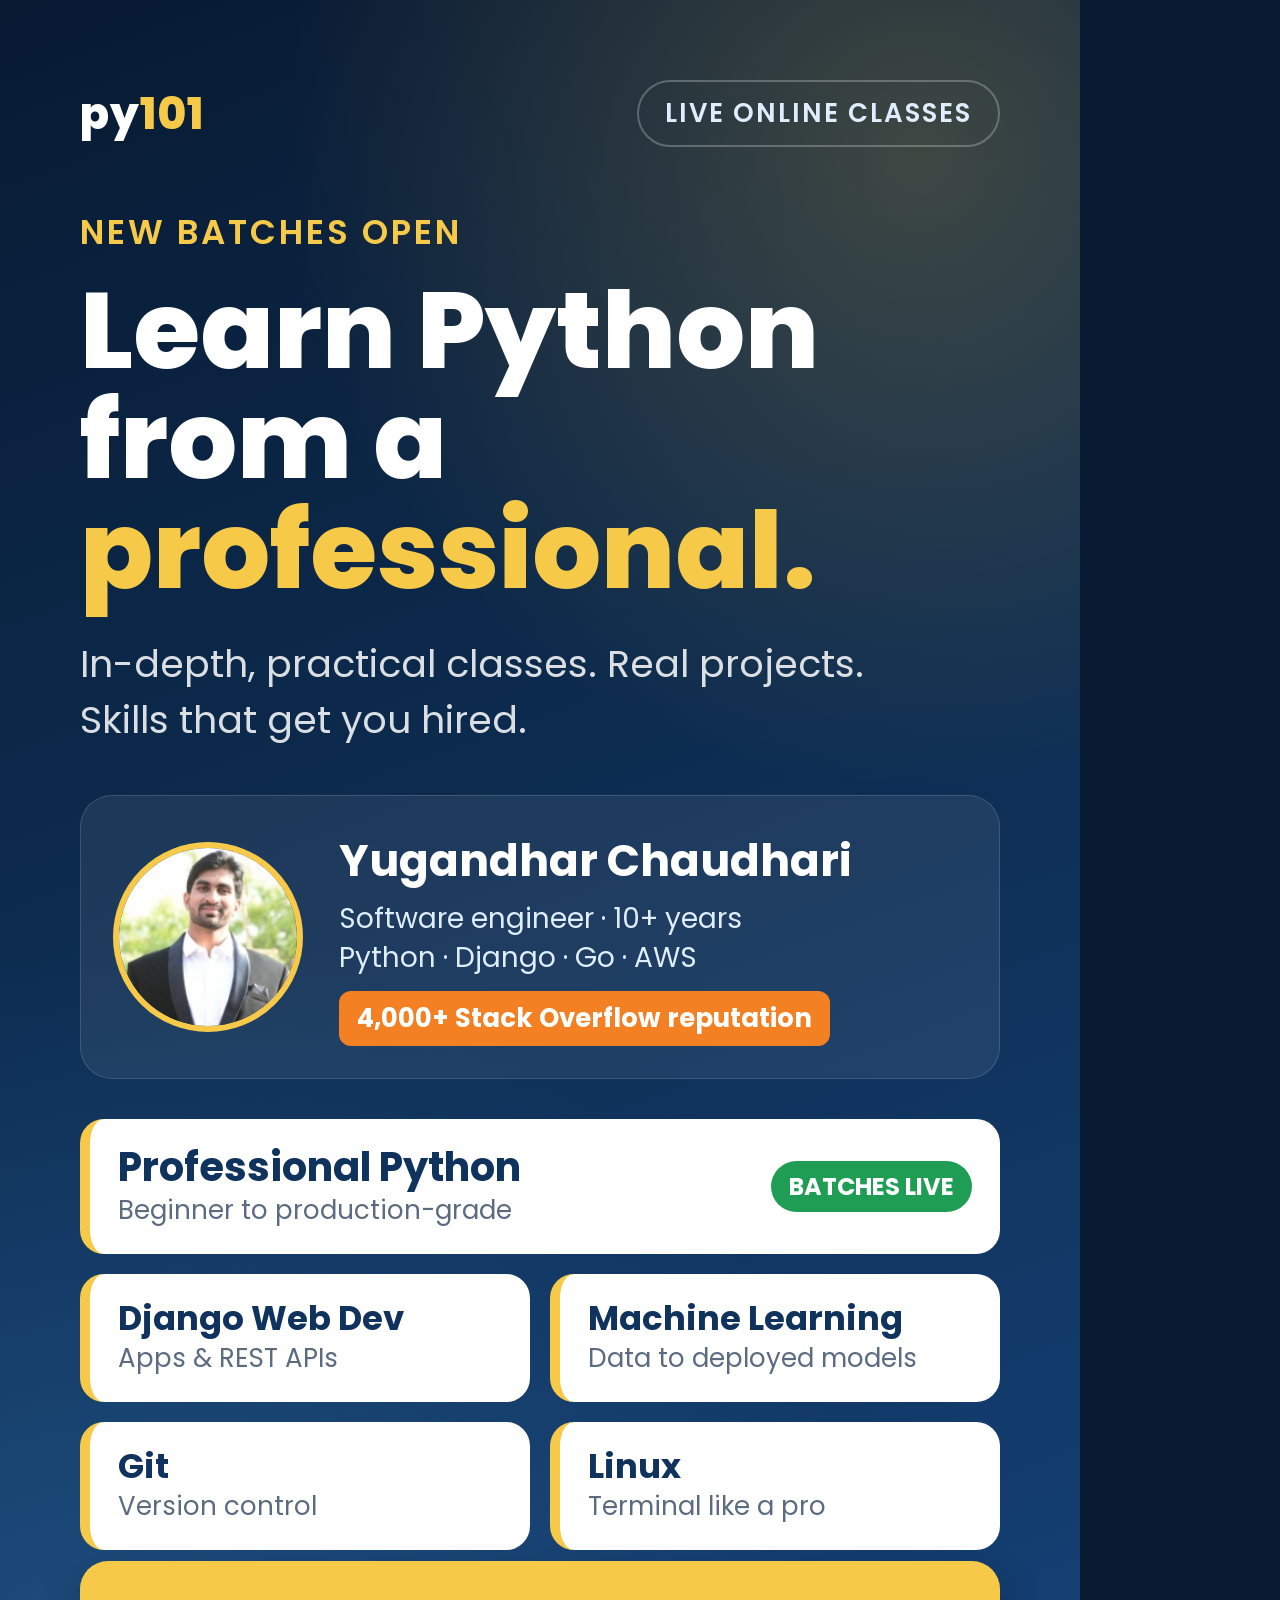
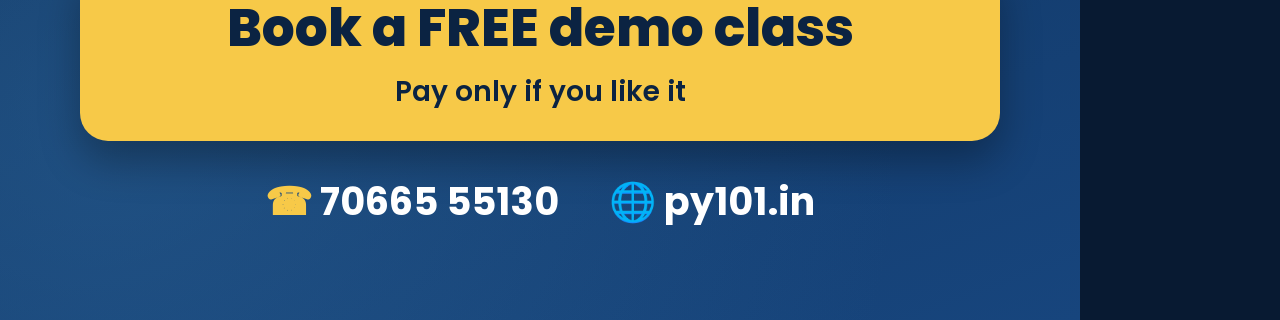
<file: marketing/whatsapp-status.html>
<!doctype html><html><head><meta charset="utf-8">
<link href="https://fonts.googleapis.com/css2?family=Poppins:wght@400;600;700;800&display=swap" rel="stylesheet">
<style>
*{box-sizing:border-box;margin:0;padding:0}
html{background:#081a32}html,body{width:1080px;height:1920px}
body{font-family:Poppins,Arial,sans-serif;color:#fff;overflow:hidden;
background:radial-gradient(circle at 85% 8%,rgba(247,201,72,.22),transparent 32%),radial-gradient(circle at 10% 90%,rgba(55,118,171,.35),transparent 40%),linear-gradient(160deg,#081a32 0%,#0d2d52 45%,#17457d 100%);
padding:80px 80px 90px;display:flex;flex-direction:column}
.top{display:flex;justify-content:space-between;align-items:center}
.brand{font-size:44px;font-weight:800;letter-spacing:1px}.brand span{color:#f7c948}
.pill{border:2px solid rgba(255,255,255,.25);border-radius:999px;padding:12px 26px;font-size:26px;font-weight:600;color:#dfeeff;letter-spacing:2px}
.kicker{margin-top:60px;font-size:34px;font-weight:600;color:#f7c948;letter-spacing:3px;text-transform:uppercase}
h1{font-size:108px;line-height:1.02;font-weight:800;margin-top:18px}
h1 em{font-style:normal;color:#f7c948}
.sub{font-size:38px;line-height:1.45;color:rgba(255,255,255,.85);margin-top:30px}
.tutor{display:flex;align-items:center;gap:36px;margin-top:48px;background:rgba(255,255,255,.07);border:1px solid rgba(255,255,255,.14);border-radius:32px;padding:32px}
.tutor img{width:190px;height:190px;border-radius:50%;border:6px solid #f7c948;object-fit:cover}
.tutor .name{font-size:44px;font-weight:700}
.tutor .role{font-size:28px;color:#dfeeff;margin-top:6px;line-height:1.4}
.tutor .so{display:inline-block;margin-top:14px;background:#f48024;color:#fff;font-size:26px;font-weight:700;padding:8px 18px;border-radius:12px}
.courses{margin-top:40px;display:grid;grid-template-columns:1fr 1fr;gap:20px}
.c{background:#fff;color:#10335e;border-radius:24px;padding:24px 28px;border-left:10px solid #f7c948}
.c b{display:block;font-size:34px;font-weight:700;line-height:1.2}
.c span{font-size:26px;color:#5b6b80}
.c.wide{grid-column:span 2;display:flex;justify-content:space-between;align-items:center}
.c.wide b{font-size:40px}
.tag{background:#1f9d55;color:#fff;font-size:24px;font-weight:700;border-radius:999px;padding:8px 18px}
.cta{margin-top:auto;text-align:center}
.demo{background:#f7c948;color:#0b2342;font-size:52px;font-weight:800;border-radius:28px;padding:28px 0;box-shadow:0 20px 40px rgba(0,0,0,.3)}
.demo small{display:block;font-size:28px;font-weight:600;margin-top:4px}
.contact{display:flex;justify-content:center;gap:50px;margin-top:32px;font-size:38px;font-weight:700}
.contact div span{color:#f7c948}
</style></head><body>
<div class="top"><div class="brand">py<span>101</span></div><div class="pill">LIVE ONLINE CLASSES</div></div>
<div class="kicker">New batches open</div>
<h1>Learn Python<br>from a<br><em>professional.</em></h1>
<p class="sub">In-depth, practical classes. Real projects.<br>Skills that get you hired.</p>
<div class="tutor"><img src="../getpic.jpeg">
<div><div class="name">Yugandhar Chaudhari</div>
<div class="role">Software engineer · 10+ years<br>Python · Django · Go · AWS</div>
<div class="so">4,000+ Stack Overflow reputation</div></div></div>
<div class="courses">
<div class="c wide"><div><b>Professional Python</b><span>Beginner to production-grade</span></div><div class="tag">BATCHES LIVE</div></div>
<div class="c"><b>Django Web Dev</b><span>Apps &amp; REST APIs</span></div>
<div class="c"><b>Machine Learning</b><span>Data to deployed models</span></div>
<div class="c"><b>Git</b><span>Version control</span></div>
<div class="c"><b>Linux</b><span>Terminal like a pro</span></div>
</div>
<div class="cta">
<div class="demo">Book a FREE demo class<small>Pay only if you like it</small></div>
<div class="contact"><div><span>☎</span> 70665 55130</div><div><span>🌐</span> py101.in</div></div>
</div>
</body></html>
</file>
<file: styles.css>
body {
  background: #f5f7fb;
  color: #1b2430;
  font-family: Arial, Helvetica, sans-serif;
}

.hero-shell {
  background: linear-gradient(135deg, #081a32 0%, #0d2d52 35%, #17457d 100%);
  color: #fff;
  position: relative;
  overflow: hidden;
}

.hero-shell::before {
  content: "";
  position: absolute;
  inset: 0;
  background: radial-gradient(circle at top right, rgba(255,255,255,0.12), transparent 35%);
  pointer-events: none;
}

.hero-shell .container {
  position: relative;
  z-index: 1;
}

.hero-badge {
  display: inline-block;
  padding: 8px 14px;
  border-radius: 999px;
  background: rgba(255, 255, 255, 0.12);
  border: 1px solid rgba(255, 255, 255, 0.18);
  font-size: 12px;
  font-weight: 700;
  letter-spacing: 0.08em;
  text-transform: uppercase;
  margin-bottom: 18px;
}

.hero-title {
  font-size: clamp(2.3rem, 5vw, 4rem);
  line-height: 1.08;
  font-weight: 800;
  max-width: 700px;
  margin-bottom: 18px;
}

.hero-lead {
  font-size: 1.15rem;
  line-height: 1.8;
  color: rgba(255, 255, 255, 0.9);
  max-width: 680px;
  margin-bottom: 30px;
}

.hero-actions {
  display: flex;
  flex-wrap: wrap;
  gap: 16px;
  margin-top: 12px;
}

.hero-btn-primary {
  background: #f7c948;
  border-color: #f7c948;
  color: #122235;
  font-weight: 700;
  box-shadow: 0 10px 25px rgba(247, 201, 72, 0.35);
}

.hero-btn-primary:hover {
  background: #f5bc1f;
  border-color: #f5bc1f;
  color: #122235;
}

.hero-btn-secondary {
  border-color: rgba(255,255,255,0.5);
  color: #fff;
  background: rgba(255,255,255,0.04);
  font-weight: 600;
}

.hero-btn-secondary:hover {
  background: rgba(255,255,255,0.12);
  color: #fff;
}

.hero-panel {
  background: rgba(255, 255, 255, 0.08);
  border: 1px solid rgba(255, 255, 255, 0.12);
  border-radius: 18px;
  padding: 24px 20px;
  box-shadow: 0 20px 45px rgba(0,0,0,0.18);
  backdrop-filter: blur(10px);
}

.hero-panel-header {
  font-size: 1.15rem;
  font-weight: 700;
  margin-bottom: 16px;
  color: #dfeeff;
}

.hero-points {
  margin: 0;
  padding-left: 20px;
  list-style: none;
}

.hero-points li {
  position: relative;
  padding-left: 22px;
  margin-bottom: 14px;
  line-height: 1.7;
  color: rgba(255,255,255,0.92);
}

.hero-points li::before {
  content: "✓";
  position: absolute;
  left: 0;
  top: 0;
  color: #7fe0a4;
  font-weight: 700;
}

.hero-quote {
  max-width: 760px;
  margin-top: 30px;
  padding: 16px 20px 0 20px;
  border-left: 3px solid rgba(247, 201, 72, 0.9);
  color: rgba(255,255,255,0.82);
}

.hero-quote p {
  margin: 0;
  font-size: 1.05rem;
  line-height: 1.7;
}

.hero-quote footer {
  margin-top: 8px;
  color: rgba(255,255,255,0.7);
  font-size: 0.95rem;
}

body {
  background: #f4f7fb;
  color: #1c2430;
  font-family: Arial, Helvetica, sans-serif;
}

.navbar {
  background: linear-gradient(135deg, #0a1d36 0%, #10335e 100%) !important;
  border-bottom: 1px solid rgba(255,255,255,0.08);
  padding: 0.9rem 1rem;
}

.navbar-brand,
.navbar .nav-link {
  color: #fff !important;
  font-weight: 600;
}

.navbar .nav-link:hover {
  color: #dfeeff !important;
}

.navbar .navbar-toggler {
  border-color: rgba(255,255,255,0.5);
}

.navbar .navbar-toggler-icon {
  background-image: url("data:image/svg+xml,%3csvg xmlns='http://www.w3.org/2000/svg' width='30' height='30' viewBox='0 0 30 30'%3e%3cpath stroke='rgba%28255, 255, 255, 1%29' stroke-linecap='round' stroke-miterlimit='10' stroke-width='2' d='M4 7h22M4 15h22M4 23h22'/%3e%3c/svg%3e");
}

.page-hero {
  background: linear-gradient(135deg, #081a32 0%, #0d2d52 35%, #17457d 100%);
  color: #fff;
  padding: 64px 0 52px;
  border-bottom: 1px solid rgba(255,255,255,0.08);
}

.page-hero .container {
  position: relative;
}

.page-hero h1 {
  font-size: clamp(2.2rem, 4vw, 3.4rem);
  line-height: 1.1;
  font-weight: 800;
  margin-bottom: 18px;
  max-width: 760px;
}

.page-hero .lead {
  font-size: 1.12rem;
  line-height: 1.8;
  color: rgba(255,255,255,0.9);
  max-width: 760px;
}

.page-hero .hero-kicker {
  display: inline-block;
  padding: 8px 14px;
  border-radius: 999px;
  background: rgba(255,255,255,0.08);
  border: 1px solid rgba(255,255,255,0.12);
  letter-spacing: 0.08em;
  text-transform: uppercase;
  font-size: 11px;
  font-weight: 700;
  color: #dfeeff;
  margin-bottom: 18px;
}

.page-hero .hero-card {
  background: rgba(255,255,255,0.06);
  border: 1px solid rgba(255,255,255,0.1);
  border-left: 4px solid #f7c948;
  border-radius: 14px;
  padding: 18px 20px;
  box-shadow: 0 18px 35px rgba(0,0,0,0.14);
  max-width: 820px;
}

.btn-primary {
  background: #f7c948;
  border-color: #f7c948;
  color: #122235;
  font-weight: 700;
  border-radius: 8px;
  padding: 0.8rem 1.2rem;
}

.btn-primary:hover {
  background: #f5bc1f;
  border-color: #f5bc1f;
  color: #122235;
}

.btn-outline-primary {
  border-color: rgba(255,255,255,0.5);
  color: #fff;
  background: rgba(255,255,255,0.04);
  border-radius: 8px;
}

.btn-outline-primary:hover {
  background: rgba(255,255,255,0.12);
  color: #fff;
}

.card,
.form-control,
textarea,
select {
  border-radius: 12px !important;
}

.card {
  border: 1px solid #e4ebf5;
  box-shadow: 0 10px 24px rgba(16, 41, 66, 0.06);
  background: #fff;
}

.card-body {
  padding: 1.5rem;
}

.container {
  max-width: 1180px;
}

.page-section {
  padding: 52px 0;
}

.site-footer {
  background: linear-gradient(135deg, #081a32 0%, #0d2d52 100%);
  color: rgba(255,255,255,0.9);
  padding: 48px 0 24px;
  margin-top: 60px;
}

.site-footer a {
  color: #dfeeff;
}

.site-footer h4 {
  color: #fff;
  font-size: 1.15rem;
  margin-bottom: 1rem;
}

.site-footer p,
.site-footer li,
.site-footer a {
  color: rgba(255,255,255,0.8);
}

.form-container,
.form-control,
textarea,
select {
  box-shadow: 0 8px 20px rgba(16, 41, 66, 0.04);
}

.float {
  position: fixed;
  bottom: 40px;
  right: 40px;
  color: #FFF;
  text-align: center;
  box-shadow: 2px 2px 3px #999;
}

@media (max-width: 600px) {
  .navbar, .content {
    width: 100%;
    float: none;
  }

  .page-hero {
    padding-top: 44px;
    padding-bottom: 36px;
  }

  .hero-actions {
    display: block;
  }

  .hero-actions .btn {
    width: 100%;
    margin-bottom: 10px;
  }
}


/* Toast notification */
.toast-notice {
  position: fixed;
  top: 24px;
  right: 24px;
  z-index: 1080;
  display: flex;
  align-items: flex-start;
  gap: 14px;
  width: 380px;
  max-width: calc(100vw - 32px);
  padding: 16px 16px 16px 18px;
  background: #ffffff;
  color: #1b2430;
  border-radius: 12px;
  border-left: 5px solid #17457d;
  box-shadow: 0 18px 40px rgba(8, 26, 50, 0.22);
  opacity: 0;
  visibility: hidden;
  transform: translateY(-16px);
  transition: opacity 0.25s ease, transform 0.25s ease, visibility 0.25s;
}

.toast-notice.show {
  opacity: 1;
  visibility: visible;
  transform: translateY(0);
}

.toast-icon {
  flex: 0 0 34px;
  height: 34px;
  border-radius: 50%;
  display: flex;
  align-items: center;
  justify-content: center;
  font-weight: bold;
  font-size: 1.1rem;
  color: #ffffff;
  background: #17457d;
}

.toast-content {
  flex: 1;
  min-width: 0;
}

.toast-title {
  font-weight: bold;
  margin-bottom: 2px;
}

.toast-message {
  font-size: 0.95rem;
  line-height: 1.45;
  color: #4a5668;
}

.toast-close {
  background: none;
  border: 0;
  font-size: 1.4rem;
  line-height: 1;
  color: #8a94a3;
  cursor: pointer;
  padding: 0 2px;
}

.toast-close:hover {
  color: #1b2430;
}

.toast-success { border-left-color: #1f9d55; }
.toast-success .toast-icon { background: #1f9d55; }
.toast-error { border-left-color: #d64545; }
.toast-error .toast-icon { background: #d64545; }

.toast-info .toast-icon {
  background: transparent;
  border: 3px solid #d7e1ee;
  border-top-color: #17457d;
  animation: toast-spin 0.8s linear infinite;
}

@keyframes toast-spin {
  to { transform: rotate(360deg); }
}

@media (max-width: 576px) {
  .toast-notice {
    top: 16px;
    right: 16px;
    left: 16px;
    width: auto;
    max-width: none;
  }
}

.upcoming-note {
  margin-bottom: 1rem;
  padding: 12px 14px;
  border-radius: 8px;
  background: #fff8e1;
  border-left: 4px solid #f7c948;
  color: #5a4a12;
  font-size: 0.95rem;
  line-height: 1.5;
}

.course-topics {
  margin-bottom: 1rem;
}

.course-topics summary {
  color: #17457d;
  font-weight: 700;
  cursor: pointer;
}

.course-topics ul {
  margin: 0.75rem 0 0;
  padding-left: 1.2rem;
  font-size: 0.95rem;
}

.course-topics li {
  margin-bottom: 0.25rem;
}

.tutor-stats {
  display: grid;
  grid-template-columns: 1fr 1fr;
  gap: 12px;
}

.tutor-stat {
  background: #fff;
  border: 1px solid #e4ebf5;
  border-left: 4px solid #f7c948;
  border-radius: 12px;
  padding: 12px 14px;
  box-shadow: 0 10px 24px rgba(16, 41, 66, 0.06);
}

.tutor-stat strong {
  display: block;
  font-size: 1.3rem;
  color: #10335e;
}

.tutor-stat span {
  font-size: 0.85rem;
  color: #5b6b80;
}

.tutor-points {
  padding-left: 0;
  list-style: none;
}

.tutor-points li {
  position: relative;
  padding-left: 28px;
  margin-bottom: 12px;
  line-height: 1.7;
}

.tutor-points li::before {
  content: "✓";
  position: absolute;
  left: 0;
  color: #1f9d55;
  font-weight: 700;
}
</file>
